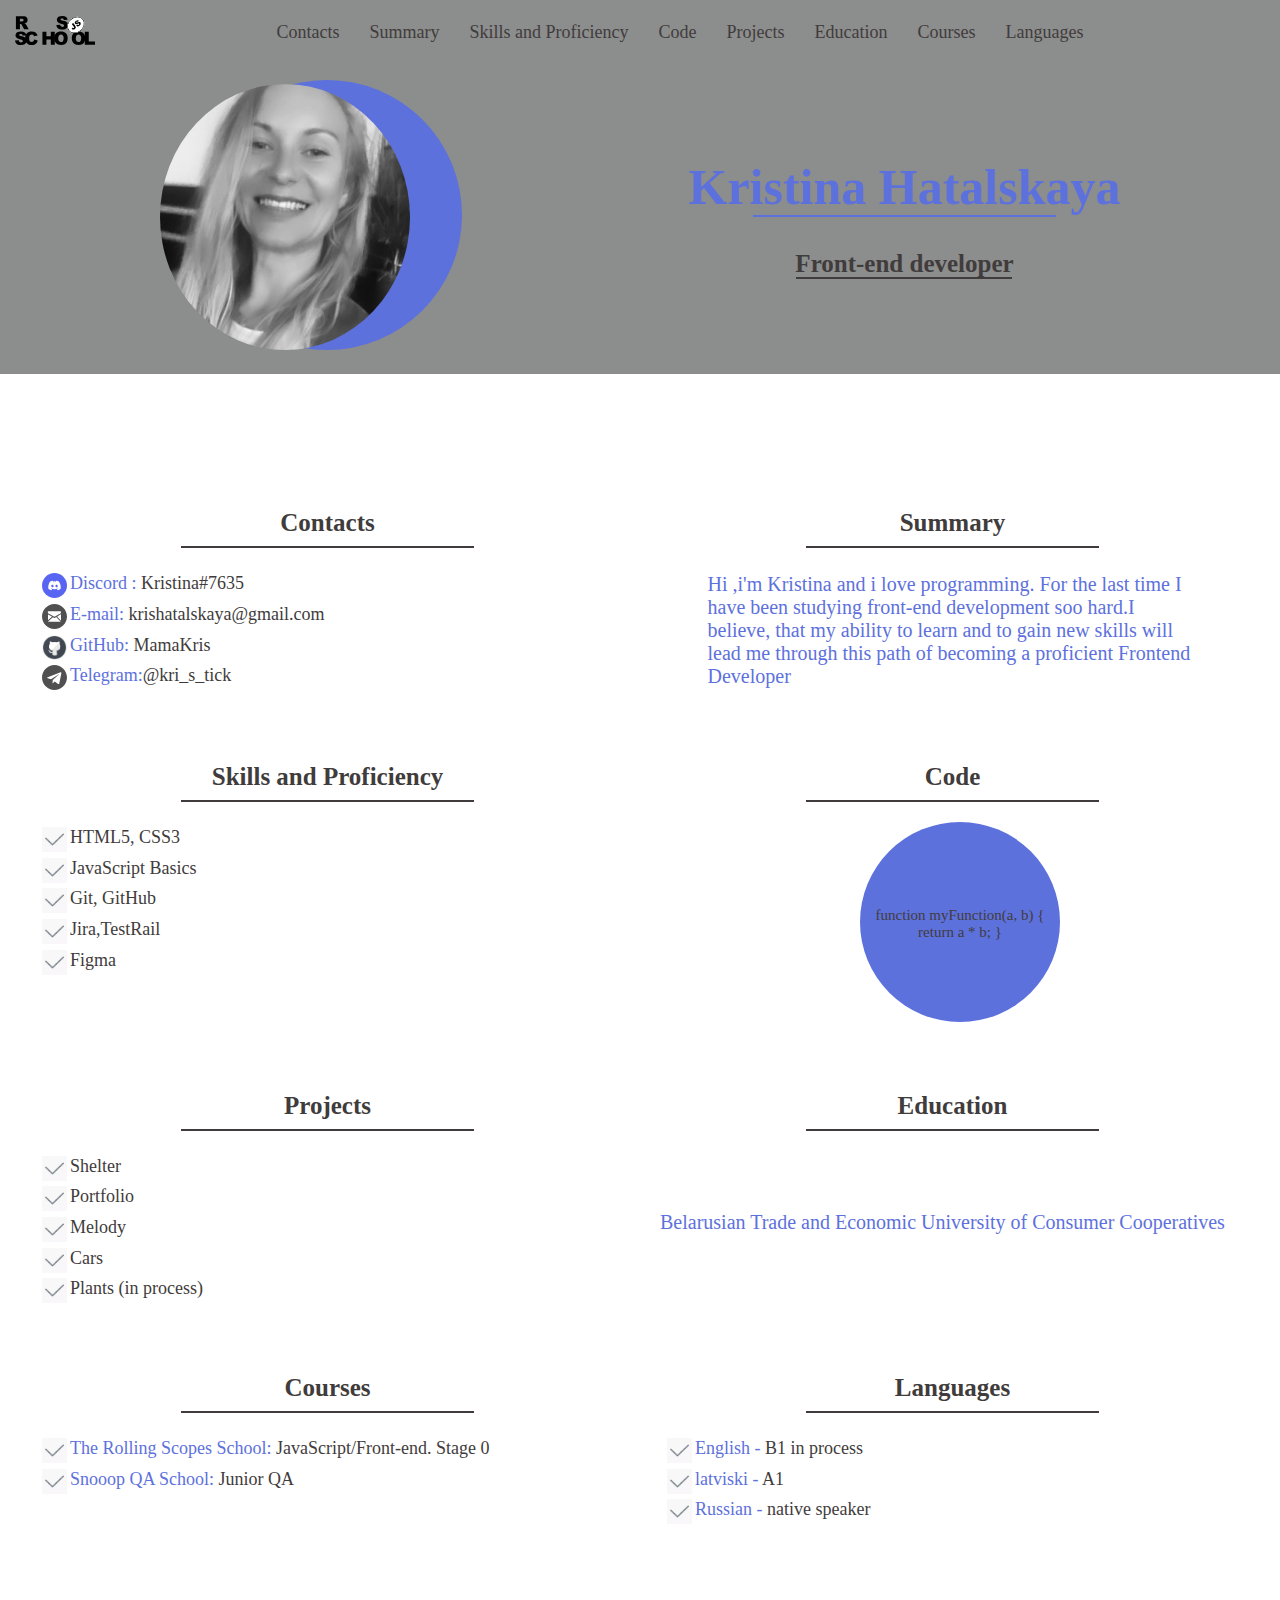
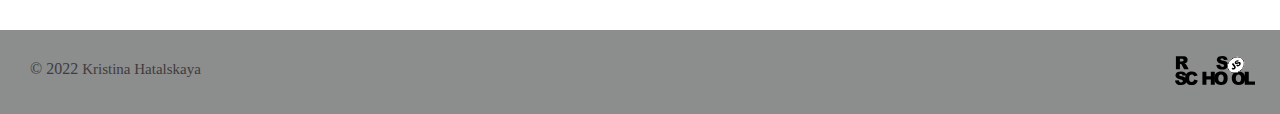
<file: index.html>
<!DOCTYPE html>
<html lang="en">
<head>
  <meta charset="UTF-8">
  <meta http-equiv="X-UA-Compatible" content="IE=edge">
  <meta name="viewport" content="width=device-width, initial-scale=1.0">
  <title>CV</title>
  <link rel="stylesheet" href="./css/normalize.css">
  <link rel="stylesheet" href="./css/style.css">
  <link rel="icon" href="./assets/img/favicon.ico">
</head>
<body>
  
  <header class="header">
   <div class="container header__container">
      <div class="logo">
          <a href="https://rs.school/js/" class="logo-link"><img src="./assets/img/rss-logo.svg" alt="rss-logo" class="logo-img"></a>
      </div>
    <nav class="nav">
      <ul class="nav-menu list-reset">
        <li class="nav-menu__item"><a href="#Contacts" class="nav-menu__link">Contacts</a></li>
        <li class="nav-menu__item"><a href="#Summary" class="nav-menu__link">Summary</a></li>
        <li class="nav-menu__item"><a href="#Skills" class="nav-menu__link">Skills and Proficiency</a></li>
        <li class="nav-menu__item"><a href="#Code" class="nav-menu__link">Code</a></li>
        <li class="nav-menu__item"><a href="#Projects" class="nav-menu__link">Projects</a></li>
        <li class="nav-menu__item"><a href="#Education" class="nav-menu__link">Education</a></li>
        <li class="nav-menu__item"><a href="#Courses" class="nav-menu__link">Courses</a></li>
        <li class="nav-menu__item"><a href="#Languages" class="nav-menu__link">Languages</a></li>
      </ul>
    </nav>
   <div class="burger-menu">
    <button class="burger-btn">
      <span class="burger-line"></span>
      <span class="burger-line"></span>
      <span class="burger-line"></span>
    
    </button>
      <ul class="burger-menu_list list-reset">
        
        <li class="burger__item"><a href="#Contacts" class="burger__link">Contacts</a></li>
        <li class="burger__item"><a href="#Summary" class="burger__link burger-2">Summary</a></li>
        <li class="burger__item"><a href="#Skills" class="burger__link burger-3">Skills and Proficiency</a></li>
        <li class="burger__item"><a href="#Code" class="burger__link burger-4">Code</a></li>
        <li class="burger__item"><a href="#Projects" class="burger__link burger-5">Projects</a></li>
        <li class="burger__item"><a href="#Education" class="burger__link burger-6">Education</a></li>
        <li class="burger__item"><a href="#Courses" class="burger__link burger-7">Courses</a></li>
        <li class="burger__item"><a href="#Languages" class="burger__link burger-8">Languages</a></li>
      </ul>
      
      </div>
     
    </div>
  </header>
  <main class="main">
   
    <section class="hero section">
      <div class="avatar-wraper">
      <div class="avatar-fon"></div>
     
      <div class="hero-avatar">
        <img src="./assets/img/avatar.jpg" alt="avatar" class="hero-avatar__img">
      </div>
      </div>
      <div class="hero-name ">
        <h1 class="hero-name__title">Kristina Hatalskaya</h1>
        <h3 class="hero-name__subtitle">Front-end developer</h3>

      </div>
    </section>
    <div class="container">
    <div class="section-container">
     
    <section class="section" id="Contacts">
      <h2 class="section-title" >Contacts</h2>
      <ul class="contacts-list list-reset">
        
        <li class="contacts-list__item list__item"><span> Discord :</span> Kristina#7635</li>
        <li class="contacts-list__item list__item"><span>E-mail:</span> krishatalskaya@gmail.com</li>
        <li class="contacts-list__item list__item"><span>GitHub:</span> MamaKris</li>
        <li class="contacts-list__item list__item"><span>Telegram:</span>@kri_s_tick</li>
      </ul>

    </section>
    <section class="section" id="Summary">
      <h2 class="section-title " >Summary</h2>
      <p class="summary-text ">
      Hi ,i'm Kristina and i love programming.
      For the last time I have been studying front-end development soo hard.I believe, that my ability to learn
      and to gain new skills will lead me through this path of becoming a proficient Frontend Developer
      </p>
    </section>
    <section class="section " id="Skills">
      <h2 class="section-title">Skills and Proficiency</h2>
      <ul class="skills-list list-reset">
        <li class="skilss-list__item list__item">HTML5, CSS3</li>
        <li class="skilss-list__item list__item">JavaScript Basics</li>
        <li class="skilss-list__item list__item">Git, GitHub</li>
        <li class="skilss-list__item list__item">Jira,TestRail</li>
        <li class="skilss-list__item list__item">Figma</li>
     </ul>

    </section>
    <section class="section " id="Code">
      <h2 class="section-title">Code</h2>
      <div class="code-example">
    function myFunction(a, b) {
    return a * b; 
    }
      </div>

    </section>
    <section class="section" id="Projects">
      <h2 class="section-title">Projects</h2>
      <ul class="projects-list list-reset">
        <li class="projects-list__item list__item">
          <a href="https://rolling-scopes-school.github.io/mamakris-JSFE2022Q1/Shelter/" class="projects-list__link">Shelter</a></li>
        <li class="projects-list__item list__item">
          <a href="https://rolling-scopes-school.github.io/mamakris-JSFEPRESCHOOL/rsschool-portfolio/"
            class="projects-list__link">Portfolio</a></li>
        <li class="projects-list__item list__item">
          <a href="https://mamakris.github.io/melody/" class="projects-list__link">Melody</a></li>
        <li class="projects-list__item list__item">
          <a href="https://mamakris.github.io/cars-hw/" class="projects-list__link">Cars</a></li>
        <li class="projects-list__item list__item">
            <a href="https://rolling-scopes-school.github.io/mamakris-JSFEPRESCHOOL2022Q4/plants/" class="projects-list__link">Plants (in process)</a>
          </li>

      </ul>
    </section>
    <section class="section" id="Education">
      <h2 class="section-title">Education</h2>
      <div class="university">Belarusian Trade and Economic University of Consumer Cooperatives</div>
    </section>
    <section class="section" id="Courses">
      <h2 class="section-title">Courses</h2>
      <ul class="curses-list list-reset">
        <li class="curses-list__item list__item"> <span> The Rolling Scopes School: </span>JavaScript/Front-end. Stage 0</li>
        <li class="curses-list__item list__item"> <span> Snooop QA School: </span>Junior QA</li>
       
      </ul>
    </section>
    <section class="section" id="Languages">
      <h2 class="section-title">Languages</h2>
    <ul class="lenguages-list list-reset ">
      <li class="list__item"> <span> English -</span> B1 in process</li>
      <li class="list__item"> <span>latviski -</span> A1</li>
      <li class="list__item"> <span>Russian - </span>native speaker</li>
    </ul>

    </section>
    </div>
    </div>
  </main>
  <footer class="footer">
    <div class="container">
      <div class="footer-container">
      <div class="footer-left">
       <span class="year"> &copy; 2022</span>
       <a href="https://github.com/MamaKris" class="github-link">Kristina Hatalskaya</a>
    </div>
    <div class="footer-right">
      <div class="logo">
        <a href="https://rs.school/js/" class="logo-link"><img src="./assets/img/rss-logo.svg" alt="rss-logo" class="logo-img"></a>
      </div>
    </div>
    </div>
    </div>
  </footer>
  <script src="./burger.js"></script>
 
</body>
</html>
</file>
<file: css/style.css>
@font-face {
  font-family: 'Futura PT';
  src: url(../fonts/FuturaPTBook.woff2) format('woff2'),
    url(../fonts/FuturaPTBook.woff) format('woff');
  font-display: swap;
  font-weight: 400;
  font-style: normal;
}

@font-face {
  font-family: 'Futura PT';
  src: url(../fonts/FuturaPTMedium.woff) format('woff'),
    url(../fonts/FuturaPTMedium.woff2) format('woff2');
  font-display: swap;
  font-weight: 500;
  font-style: normal;
}

html {
  scroll-behavior: smooth
}

* {
  box-sizing: border-box;
}

a {
  color: inherit;
  text-decoration: none;
  cursor: pointer;
}

img {
  max-width: 100%;
}

.list-reset {
  margin: 0;
  padding: 0;
  list-style-type: none;
}



:root {
  --accent-color: #5D71DD;
  --dark-color: #413c3c;
  --grey-color: rgb(140, 141, 141);


}

body {
  overflow-anchor: none;
  margin: 0;
  font-family: 'Futura PT' sans-serif;
  font-weight: 400;
  display: flex;
  flex-direction: column;
  justify-content: space-between;



}

.container {
  max-width: 1440px;
  margin: 0 auto;
  padding: 15px;

}

.header {
  background-color: var(--grey-color);
  width: 100%;

}

.header__container {
  display: flex;
  align-items: center;
  justify-content: space-between;
}

.logo {
  width: 80px;
  height: auto;


}

.nav-menu {
  display: flex;
  justify-content: flex-end;
  gap: 30px;
}

.burger-btn {
      position: fixed;
      top: 10px;
      left: 10px;
      width: 50px;
      height: 50px;
      display: none;
      background-color: transparent;
      border: none;
      z-index: 30;
      transition: all 0.5s;
      cursor: pointer;
    }
.burger-btn_active{
  transform: rotate(-90deg);
  position: fixed;
  left: 0;
  background-color: transparent;
  border: none;
  z-index: 30;
    }
.burger-line {
  display: block;
  width: 30px;
  border: 1px solid var(--accent-color);
  margin: 7px 0;
}
.burger-menu_list{
 
  padding-top: 70px;
  position: fixed;
  left: 0px;
  top: 0;
  z-index:20;
  display: flex;
  flex-flow: column;
  height: 100%;
  background-color:var(--dark-color);
  overflow-y: auto;
   left: -100%; 
  
}
.burger-menu_list-active{
  left: 0;
}
.burger__item{
  color: var(--accent-color);
  font-size: 18px;
  padding-left: 10px;
  padding-right: 10px;
}
.burger__item:hover{
text-decoration: underline;

}

.nav-menu__link{
  font-size: 18px;
  color: var(--dark-color);
}

.nav-menu__link:hover {
  text-decoration: underline;
  color: var(--accent-color);
}


.hero {
  position: relative;
  display: flex;
  justify-content: space-around;
  background-color: var(--grey-color);


}

.avatar-wraper {
  display: flex;
  align-items: center;

}

.hero-avatar {
  width: 250px;
  border-radius: 20px;
  position: relative;
  z-index: 9;


}

.avatar-fon {

  position: absolute;
  left: 15%;
  bottom: 8%;
  background-color: var(--accent-color);
  width: 270px;
  height: 270px;
  border-radius: 50%;
  z-index: 1;

}

.hero-avatar__img {
  border-radius: 50%;
}

.hero__name {
  max-width: 450px;

}

.hero-name__title {
  color: var(--accent-color);
  font-size: 50px;
  text-align: center;
  position: relative;
  margin-top: 75px;

}

.hero-name__title::after {
  content: "";
  position: absolute;
  left: 15%;
  bottom: 0px;
  height: 2px;
  width: 70%;
  background-color: var(--accent-color);
}

.hero-name__subtitle {
  position: relative;
  text-align: center;
  font-size: 25px;
  color: var(--dark-color);
}

.hero-name__subtitle::after {
  content: "";
  position: absolute;
  left: 25%;
  bottom: 0px;
  height: 2px;
  width: 50%;
  background-color: currentColor;
}

.section-container {
  margin: 70px auto;
  display: grid;
  grid-template-columns: repeat(2, 1fr);




}

.section {
  padding: 20px;

}

.section-title::after {
  content: "";
  position: absolute;
  left: 25%;
  bottom: -10px;
  height: 2px;
  width: 50%;
  background-color: currentColor;
}

.section-title {
  position: relative;
  color: var(--dark-color);
  font-size: 25px;
  text-align: center;
  margin: 30px 0;
}

.list__item {
  color: var(--dark-color);
  font-size: 18px;
  padding: 5px;
  position: relative;
  margin-left: 30px;
  z-index: 10;


}

.list__item::before {
  content: "";
  background-image: url(../assets/img/icon.ico);
  width: 25px;
  height: 25px;
  position: absolute;
  background-size: cover;
  left: -23px;

}

.contacts-list__item:nth-child(1)::before {
  content: "";
  background-image: url(../assets/img/discord-v2.svg);
  width: 25px;
  height: 25px;
  position: absolute;
  background-size: cover;
  left: -23px;


}

.contacts-list__item:nth-child(2)::before {
  content: "";
  background-image: url(../assets/img/email.svg);
  width: 25px;
  height: 25px;
  position: absolute;
  background-size: cover;
  left: -23px;

}

.contacts-list__item:nth-child(3)::before {
  content: "";
  background-image: url(../assets/img/Без\ названия.png);
  width: 25px;
  height: 25px;
  position: absolute;
  background-size: cover;
  left: -23px;
}

.contacts-list__item:nth-child(4)::before {
  content: "";
  background-image: url(../assets/img/telegram.svg);
  width: 25px;
  height: 25px;
  position: absolute;
  background-size: cover;
  left: -23px;
}

.list__item span {
  color: var(--accent-color);
}

.code-example {
  font-size: 15px;
  color: var(--dark-color);
  text-align: center;
  padding-top: 85px;

  margin-left: 200px;
  background-color: var(--accent-color);
  width: 200px;
  height: 200px;
  border-radius: 50%;
}

.projects-list__item:hover {
  text-decoration: underline;
  color: var(--accent-color);
}

.summary-text {
  color: var(--accent-color);
  font-size: 20px;
  padding: 5px;
  width: 500px;
  margin: 0 auto;

}

.university {
  display: flex;
  color: var(--accent-color);
  font-size: 20px;
  text-align: center;
  padding-top: 60px;
}

.footer {
  background-color: var(--grey-color);

}

.footer-container {
  display: flex;
  justify-content: space-between;
}

.footer-left {
  padding: 15px;
  color: var(--dark-color);

}

.github-link {
  font-size: 15px;
}

.github-link:hover {
  color: var(--accent-color);
  text-decoration: underline;
}

.footer-right {
  padding: 10px;
}

@media(max-width:960px) {
  .logo{
   display: none;
  }
  
  .nav-menu {
    display: none;
  }
    .burger-btn{
      display: block;
    }


    .burger-btn-active {
      transform: rotate(-90deg);
      position: fixed;
      right: 0;
  
    }

  

  .hero {
    flex-direction: column;
    top: -2px;
  }

  .hero-avatar {

    left: 30%;
    margin-top: 12%;



  }

  .avatar-fon {
    left: 33%;
    bottom: 38%;


  }

  .code-example {
    margin-left: 150px;

  }

}

@media(max-width:768px) {
  .hero {

    left: 0;
  }

  .section-container {
    margin: 20px auto;
    grid-template-columns: repeat(1, 1fr);
  }

  .section {
    margin: 0 auto;

  }
    @media(max-width:660px){
      .avatar-fon {
          left: 35%;
          bottom: 40%;
        }
    }

  .summary-text {
    width: 400px;
  }

  .code-example {

    margin-left: 10px;

  }
}

@media(max-width:460px) {

  .hero-avatar {
    left: 0px;

  }

  .section-container {
    display: flex;
    flex-direction: column;
    align-items: center;
  }
.avatar-wraper {
  margin: 0 auto;
}
  .avatar-fon {
    left: 25%;
    bottom: 49%;
  }

  .summary-text {
    width: 200px;
  }

  .footer-container {
    flex-direction: column-reverse;
    align-items: center;
  }

  .footer-right {
    padding: 0px;
  }
}
@media(max-width:400px){
.avatar-fon {
 display: none;
  }
}
</file>
